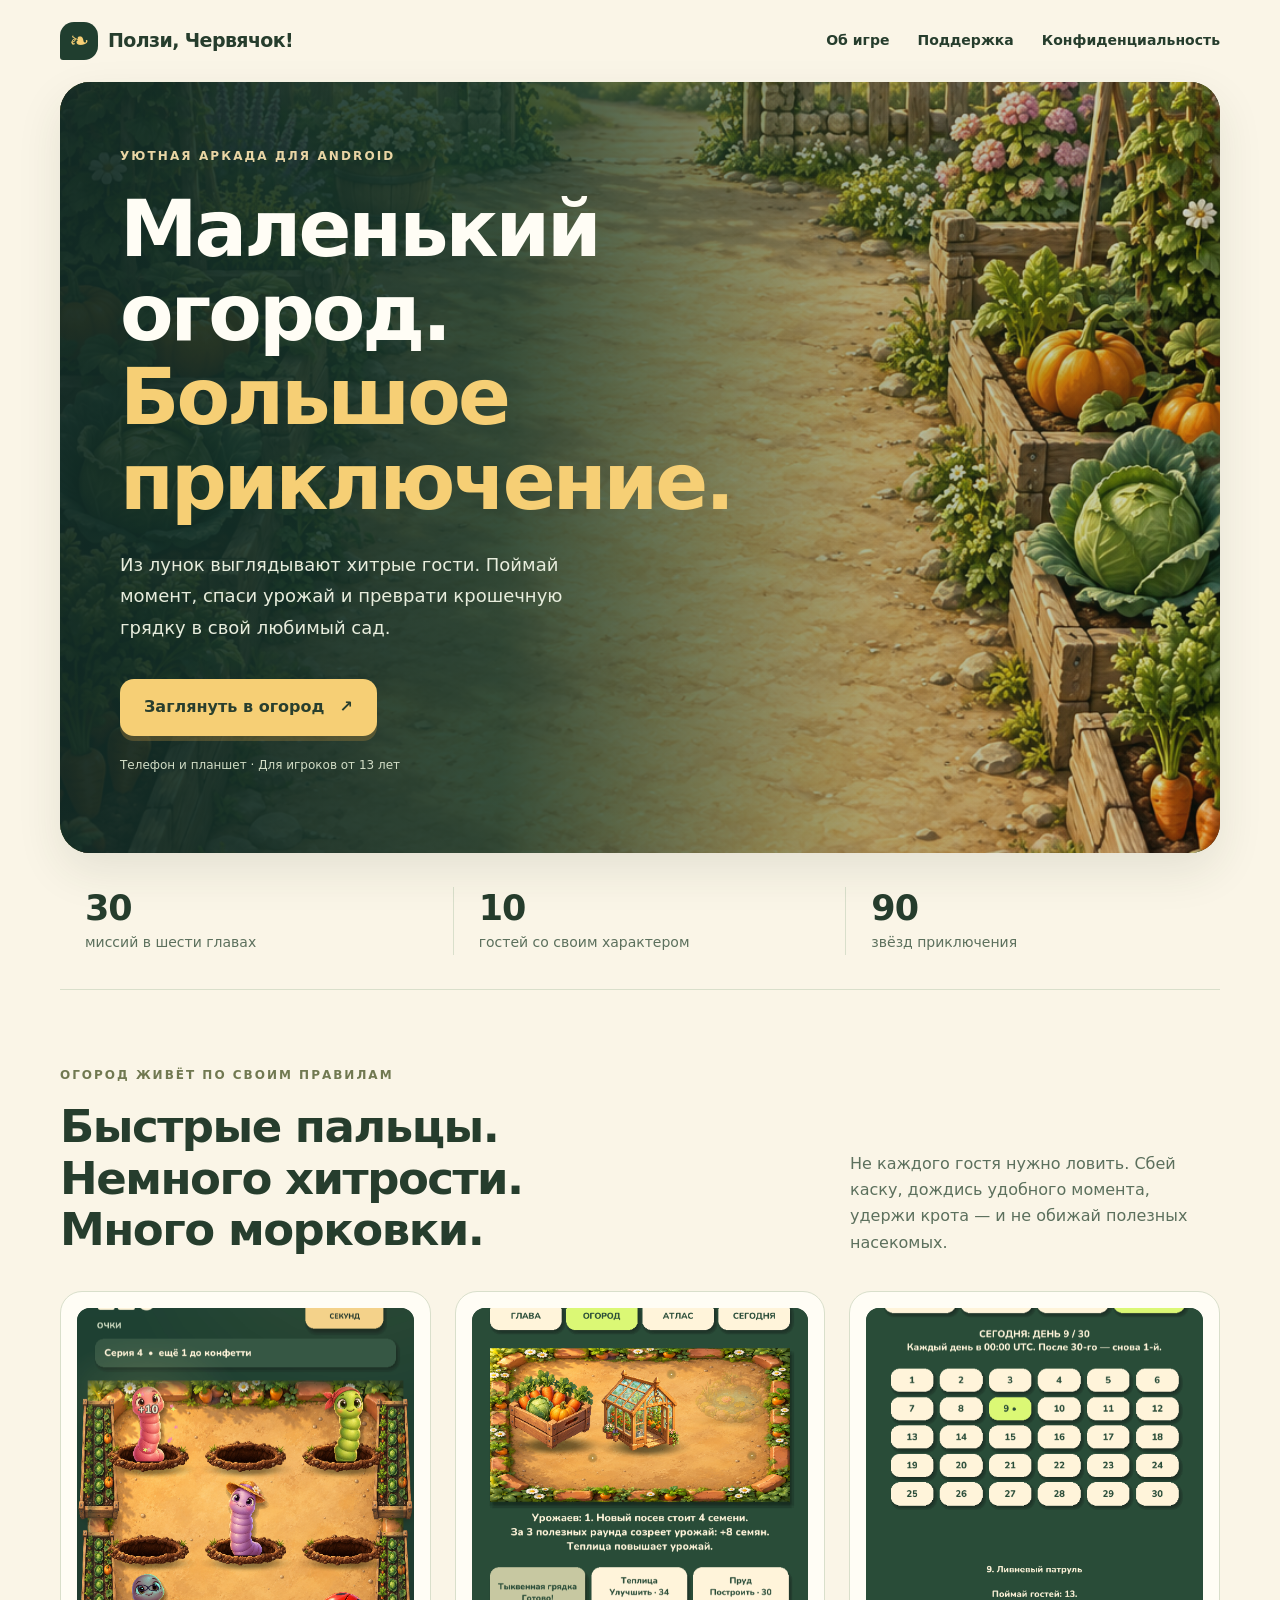
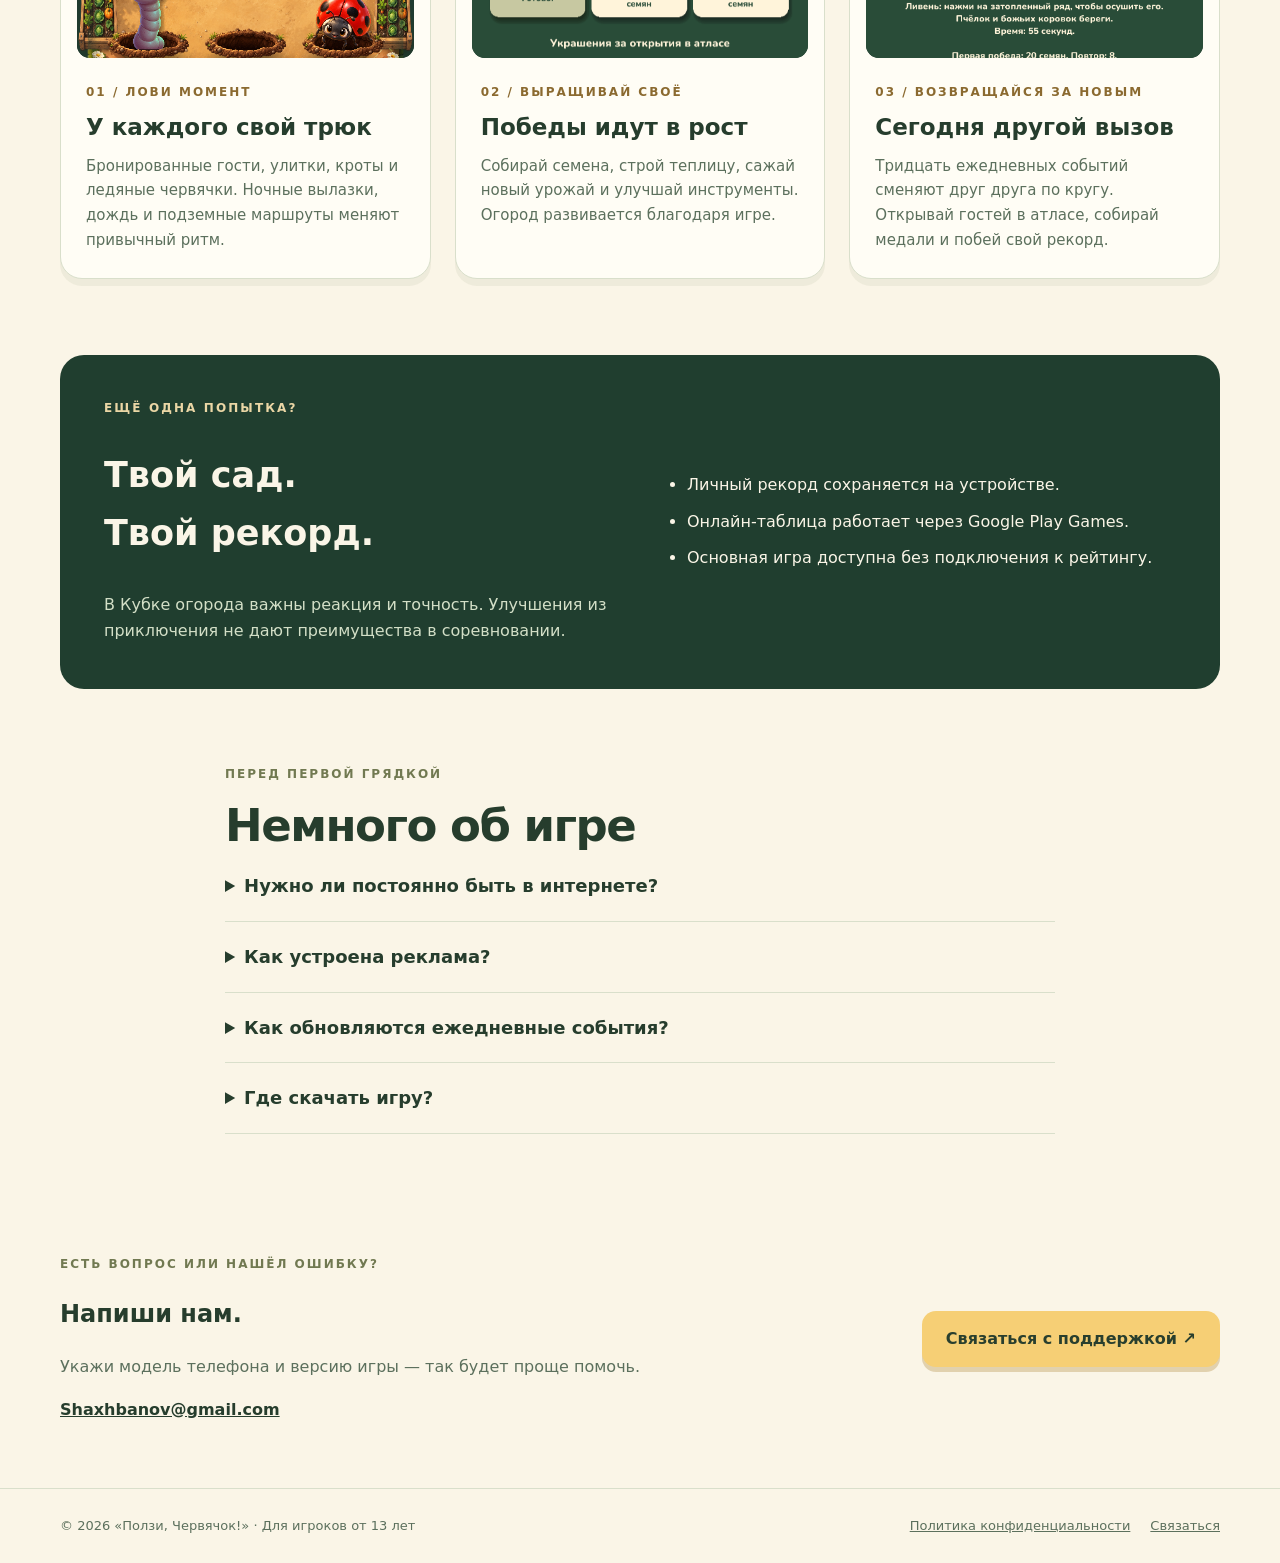
<file: index.html>
<!doctype html><html lang="ru"><head><meta charset="utf-8"><meta name="viewport" content="width=device-width,initial-scale=1"><meta name="description" content="Лови хитрых червячков, защищай урожай и выращивай свой сад. 30 миссий, ежедневные испытания и Кубок огорода. Игра для Android."><meta name="theme-color" content="#203e2f"><meta name="referrer" content="strict-origin-when-cross-origin"><title>Ползи, Червячок! — маленький огород, большое приключение</title><link rel="stylesheet" href="style.css"></head><body><a class="skip" href="#main">Перейти к содержимому</a><header class="wrap nav"><a class="brand" href="index.html"><span class="seed" aria-hidden="true">❧</span>Ползи, Червячок!</a><nav class="navlinks" aria-label="Основная навигация"><a href="index.html#game">Об игре</a><a href="index.html#contact">Поддержка</a><a href="privacy.html">Конфиденциальность</a></nav></header>
<main id="main"><div class="wrap"><section class="hero" aria-labelledby="title"><div class="hero-content"><div class="eyebrow">Уютная аркада для Android</div><h1 id="title">Маленький огород.<br><em>Большое приключение.</em></h1><p>Из лунок выглядывают хитрые гости. Поймай момент, спаси урожай и преврати крошечную грядку в свой любимый сад.</p><a class="button" href="#game">Заглянуть в огород <span aria-hidden="true">↗</span></a><p class="small-note">Телефон и планшет · Для игроков от 13 лет</p></div></section><div class="stats" aria-label="Что есть в игре"><div><strong>30</strong><span>миссий в шести главах</span></div><div><strong>10</strong><span>гостей со своим характером</span></div><div><strong>90</strong><span>звёзд приключения</span></div></div>
<section class="section" id="game"><div class="intro"><div><div class="tag">Огород живёт по своим правилам</div><h2>Быстрые пальцы.<br>Немного хитрости.<br>Много морковки.</h2></div><p>Не каждого гостя нужно ловить. Сбей каску, дождись удобного момента, удержи крота — и не обижай полезных насекомых.</p></div><div class="cards"><article class="card"><div class="shot"><img src="gameplay.png" alt="Игровое поле с червячками в лунках и грядками по краям" width="1080" height="1920" loading="lazy"></div><div class="card-body"><div class="number">01 / ЛОВИ МОМЕНТ</div><h3>У каждого свой трюк</h3><p>Бронированные гости, улитки, кроты и ледяные червячки. Ночные вылазки, дождь и подземные маршруты меняют привычный ритм.</p></div></article><article class="card"><div class="shot"><img src="my-garden.png" alt="Свой огород: урожай, теплица и будущий пруд" width="1080" height="1920" loading="lazy"></div><div class="card-body"><div class="number">02 / ВЫРАЩИВАЙ СВОЁ</div><h3>Победы идут в рост</h3><p>Собирай семена, строй теплицу, сажай новый урожай и улучшай инструменты. Огород развивается благодаря игре.</p></div></article><article class="card"><div class="shot"><img src="events.png" alt="Календарь из тридцати ежедневных испытаний" width="1080" height="1920" loading="lazy"></div><div class="card-body"><div class="number">03 / ВОЗВРАЩАЙСЯ ЗА НОВЫМ</div><h3>Сегодня другой вызов</h3><p>Тридцать ежедневных событий сменяют друг друга по кругу. Открывай гостей в атласе, собирай медали и побей свой рекорд.</p></div></article></div></section>
<section class="strip" aria-labelledby="cup-title"><div><div class="eyebrow">Ещё одна попытка?</div><h2 id="cup-title">Твой сад.<br>Твой рекорд.</h2><p>В Кубке огорода важны реакция и точность. Улучшения из приключения не дают преимущества в соревновании.</p></div><ul><li>Личный рекорд сохраняется на устройстве.</li><li>Онлайн-таблица работает через Google Play Games.</li><li>Основная игра доступна без подключения к рейтингу.</li></ul></section>
<section class="section faq" aria-labelledby="faq-title"><div class="tag">Перед первой грядкой</div><h2 id="faq-title">Немного об игре</h2><details><summary>Нужно ли постоянно быть в интернете?</summary><p>Для основных игровых режимов постоянное подключение не требуется. Интернет нужен для рекламы, онлайн-рейтинга и внешних ссылок.</p></details><details><summary>Как устроена реклама?</summary><p>В игре есть межстраничные объявления между раундами и добровольный просмотр видео за награду. Видео за награду запускается по нажатию игрока. Подробнее об обработке данных — в <a href="privacy.html">политике конфиденциальности</a>.</p></details><details><summary>Как обновляются ежедневные события?</summary><p>События идут по циклу из 30 дней, затем цикл повторяется. Смена дня привязана к UTC и времени устройства.</p></details><details><summary>Где скачать игру?</summary><p>Игра готовится к публикации в Google Play. Ссылка на страницу магазина появится здесь после выхода.</p></details></section>
<section class="contact" id="contact"><div><div class="tag">Есть вопрос или нашёл ошибку?</div><h2>Напиши нам.</h2><p>Укажи модель телефона и версию игры — так будет проще помочь.</p><a class="email" href="mailto:Shaxhbanov@gmail.com">Shaxhbanov@gmail.com</a></div><a class="button" href="mailto:Shaxhbanov@gmail.com?subject=Ползи%2C%20Червячок!">Связаться с поддержкой ↗</a></section></div></main><footer><div class="wrap foot"><span>© 2026 «Ползи, Червячок!» · Для игроков от 13 лет</span><div><a href="privacy.html">Политика конфиденциальности</a><a href="mailto:Shaxhbanov@gmail.com">Связаться</a></div></div></footer></body></html>
</file>
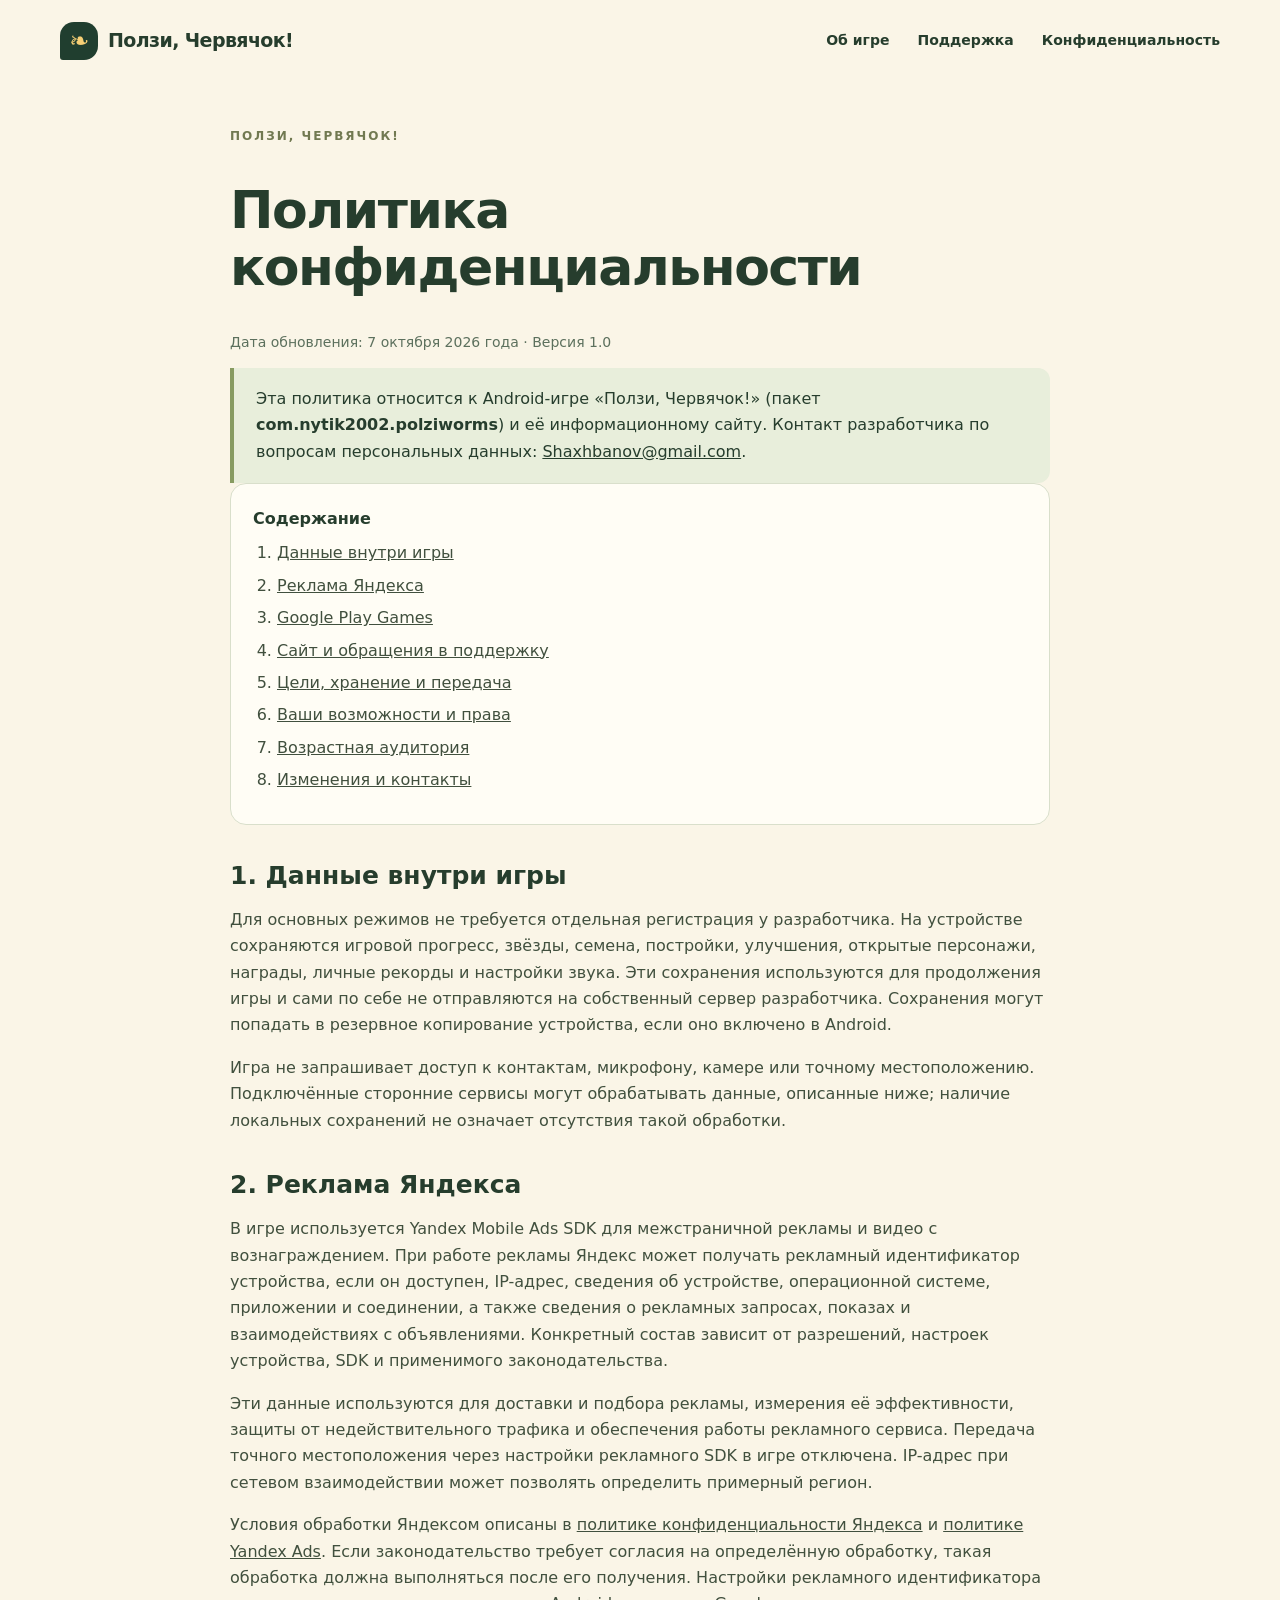
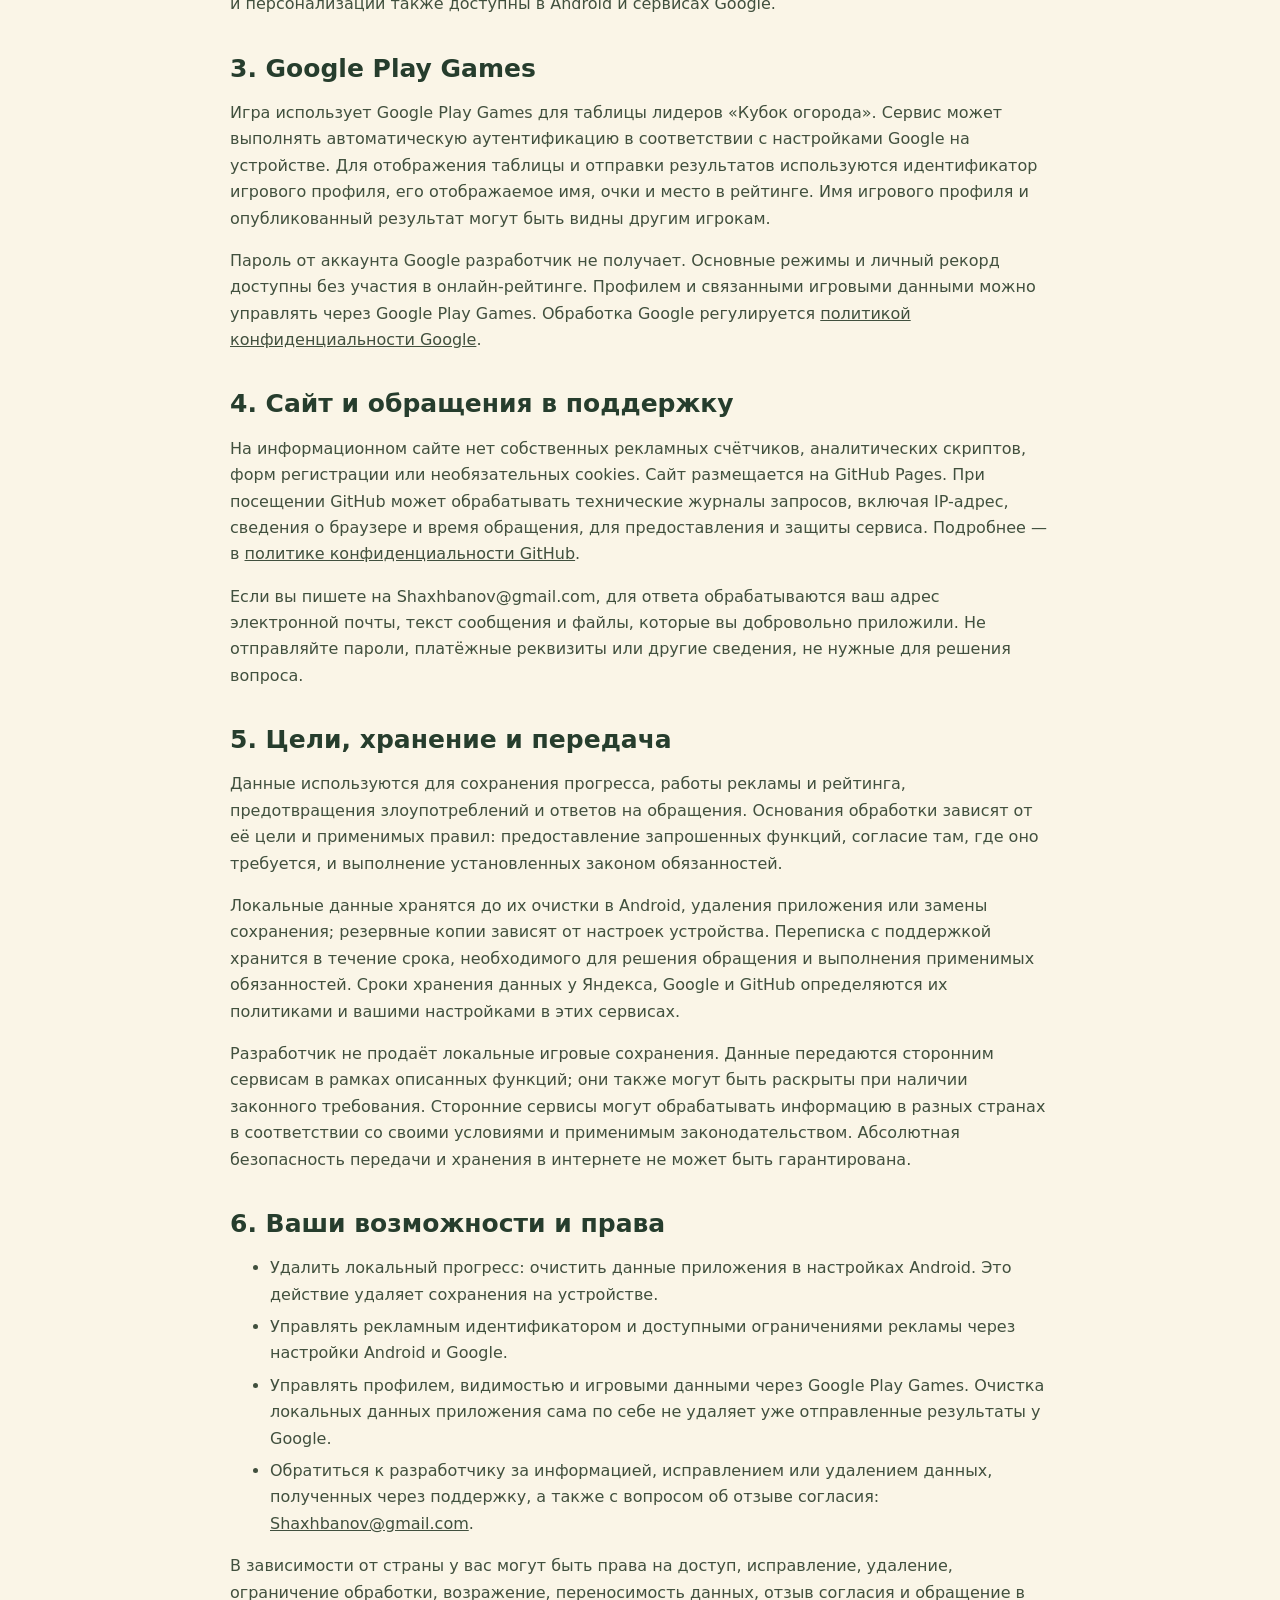
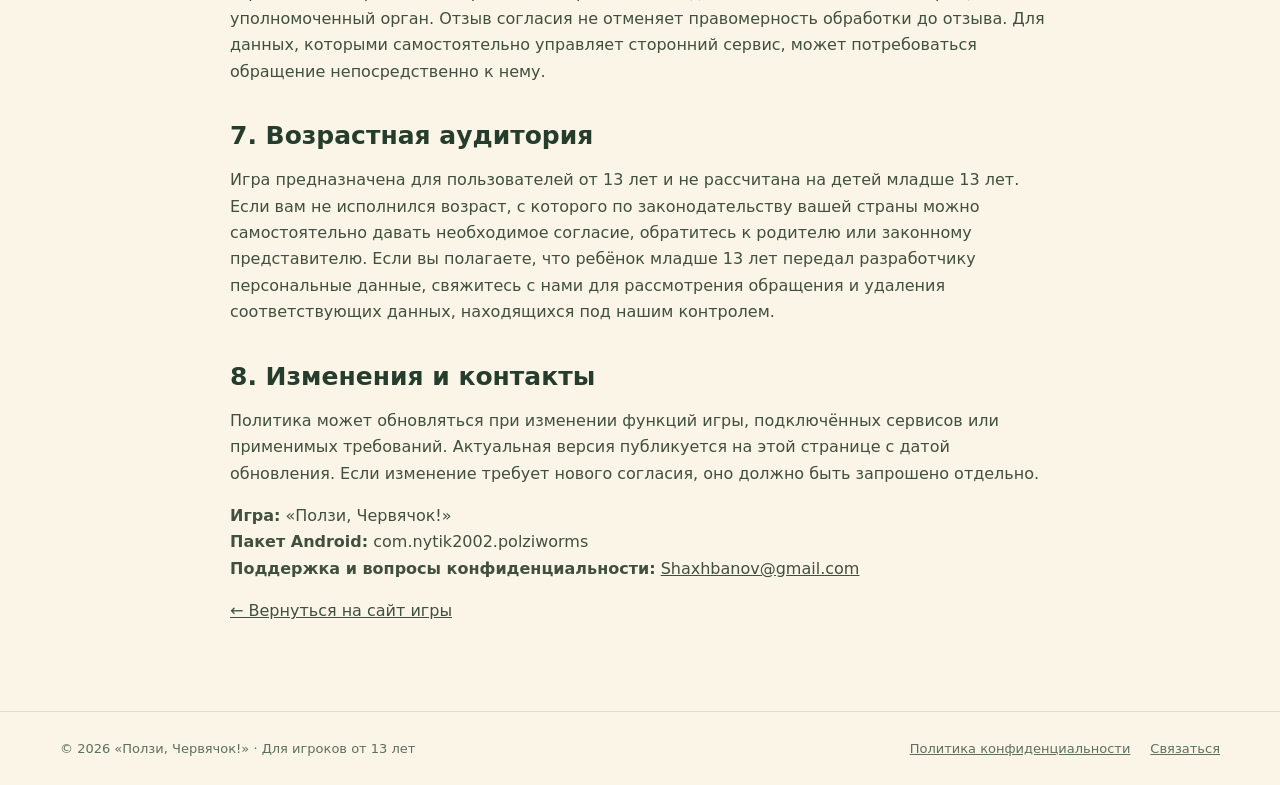
<file: privacy.html>
<!doctype html><html lang="ru"><head><meta charset="utf-8"><meta name="viewport" content="width=device-width,initial-scale=1"><meta name="description" content="Какие данные используются в игре «Ползи, Червячок!», как работают реклама Яндекса и Google Play Games, и как связаться с поддержкой."><meta name="theme-color" content="#203e2f"><meta name="referrer" content="strict-origin-when-cross-origin"><title>Политика конфиденциальности — Ползи, Червячок!</title><link rel="stylesheet" href="style.css"></head><body><a class="skip" href="#main">Перейти к содержимому</a><header class="wrap nav"><a class="brand" href="index.html"><span class="seed" aria-hidden="true">❧</span>Ползи, Червячок!</a><nav class="navlinks" aria-label="Основная навигация"><a href="index.html#game">Об игре</a><a href="index.html#contact">Поддержка</a><a href="privacy.html">Конфиденциальность</a></nav></header>
<main class="wrap legal" id="main"><div class="tag">Ползи, Червячок!</div><h1>Политика конфиденциальности</h1><p class="date">Дата обновления: 7 октября 2026 года · Версия 1.0</p>
<div class="notice">Эта политика относится к Android-игре «Ползи, Червячок!» (пакет <strong>com.nytik2002.polziworms</strong>) и её информационному сайту. Контакт разработчика по вопросам персональных данных: <a href="mailto:Shaxhbanov@gmail.com">Shaxhbanov@gmail.com</a>.</div>
<nav class="contents" aria-label="Содержание политики"><strong>Содержание</strong><ol><li><a href="#local">Данные внутри игры</a></li><li><a href="#ads">Реклама Яндекса</a></li><li><a href="#games">Google Play Games</a></li><li><a href="#site">Сайт и обращения в поддержку</a></li><li><a href="#use">Цели, хранение и передача</a></li><li><a href="#rights">Ваши возможности и права</a></li><li><a href="#age">Возрастная аудитория</a></li><li><a href="#changes">Изменения и контакты</a></li></ol></nav>
<h2 id="local">1. Данные внутри игры</h2><p>Для основных режимов не требуется отдельная регистрация у разработчика. На устройстве сохраняются игровой прогресс, звёзды, семена, постройки, улучшения, открытые персонажи, награды, личные рекорды и настройки звука. Эти сохранения используются для продолжения игры и сами по себе не отправляются на собственный сервер разработчика. Сохранения могут попадать в резервное копирование устройства, если оно включено в Android.</p><p>Игра не запрашивает доступ к контактам, микрофону, камере или точному местоположению. Подключённые сторонние сервисы могут обрабатывать данные, описанные ниже; наличие локальных сохранений не означает отсутствия такой обработки.</p>
<h2 id="ads">2. Реклама Яндекса</h2><p>В игре используется Yandex Mobile Ads SDK для межстраничной рекламы и видео с вознаграждением. При работе рекламы Яндекс может получать рекламный идентификатор устройства, если он доступен, IP-адрес, сведения об устройстве, операционной системе, приложении и соединении, а также сведения о рекламных запросах, показах и взаимодействиях с объявлениями. Конкретный состав зависит от разрешений, настроек устройства, SDK и применимого законодательства.</p><p>Эти данные используются для доставки и подбора рекламы, измерения её эффективности, защиты от недействительного трафика и обеспечения работы рекламного сервиса. Передача точного местоположения через настройки рекламного SDK в игре отключена. IP-адрес при сетевом взаимодействии может позволять определить примерный регион.</p><p>Условия обработки Яндексом описаны в <a href="https://yandex.com/legal/confidential/">политике конфиденциальности Яндекса</a> и <a href="https://yandex.com/legal/international_ads_privacy_policy/en/">политике Yandex Ads</a>. Если законодательство требует согласия на определённую обработку, такая обработка должна выполняться после его получения. Настройки рекламного идентификатора и персонализации также доступны в Android и сервисах Google.</p>
<h2 id="games">3. Google Play Games</h2><p>Игра использует Google Play Games для таблицы лидеров «Кубок огорода». Сервис может выполнять автоматическую аутентификацию в соответствии с настройками Google на устройстве. Для отображения таблицы и отправки результатов используются идентификатор игрового профиля, его отображаемое имя, очки и место в рейтинге. Имя игрового профиля и опубликованный результат могут быть видны другим игрокам.</p><p>Пароль от аккаунта Google разработчик не получает. Основные режимы и личный рекорд доступны без участия в онлайн-рейтинге. Профилем и связанными игровыми данными можно управлять через Google Play Games. Обработка Google регулируется <a href="https://policies.google.com/privacy">политикой конфиденциальности Google</a>.</p>
<h2 id="site">4. Сайт и обращения в поддержку</h2><p>На информационном сайте нет собственных рекламных счётчиков, аналитических скриптов, форм регистрации или необязательных cookies. Сайт размещается на GitHub Pages. При посещении GitHub может обрабатывать технические журналы запросов, включая IP-адрес, сведения о браузере и время обращения, для предоставления и защиты сервиса. Подробнее — в <a href="https://docs.github.com/en/site-policy/privacy-policies/github-general-privacy-statement">политике конфиденциальности GitHub</a>.</p><p>Если вы пишете на Shaxhbanov@gmail.com, для ответа обрабатываются ваш адрес электронной почты, текст сообщения и файлы, которые вы добровольно приложили. Не отправляйте пароли, платёжные реквизиты или другие сведения, не нужные для решения вопроса.</p>
<h2 id="use">5. Цели, хранение и передача</h2><p>Данные используются для сохранения прогресса, работы рекламы и рейтинга, предотвращения злоупотреблений и ответов на обращения. Основания обработки зависят от её цели и применимых правил: предоставление запрошенных функций, согласие там, где оно требуется, и выполнение установленных законом обязанностей.</p><p>Локальные данные хранятся до их очистки в Android, удаления приложения или замены сохранения; резервные копии зависят от настроек устройства. Переписка с поддержкой хранится в течение срока, необходимого для решения обращения и выполнения применимых обязанностей. Сроки хранения данных у Яндекса, Google и GitHub определяются их политиками и вашими настройками в этих сервисах.</p><p>Разработчик не продаёт локальные игровые сохранения. Данные передаются сторонним сервисам в рамках описанных функций; они также могут быть раскрыты при наличии законного требования. Сторонние сервисы могут обрабатывать информацию в разных странах в соответствии со своими условиями и применимым законодательством. Абсолютная безопасность передачи и хранения в интернете не может быть гарантирована.</p>
<h2 id="rights">6. Ваши возможности и права</h2><ul><li>Удалить локальный прогресс: очистить данные приложения в настройках Android. Это действие удаляет сохранения на устройстве.</li><li>Управлять рекламным идентификатором и доступными ограничениями рекламы через настройки Android и Google.</li><li>Управлять профилем, видимостью и игровыми данными через Google Play Games. Очистка локальных данных приложения сама по себе не удаляет уже отправленные результаты у Google.</li><li>Обратиться к разработчику за информацией, исправлением или удалением данных, полученных через поддержку, а также с вопросом об отзыве согласия: <a href="mailto:Shaxhbanov@gmail.com">Shaxhbanov@gmail.com</a>.</li></ul><p>В зависимости от страны у вас могут быть права на доступ, исправление, удаление, ограничение обработки, возражение, переносимость данных, отзыв согласия и обращение в уполномоченный орган. Отзыв согласия не отменяет правомерность обработки до отзыва. Для данных, которыми самостоятельно управляет сторонний сервис, может потребоваться обращение непосредственно к нему.</p>
<h2 id="age">7. Возрастная аудитория</h2><p>Игра предназначена для пользователей от 13 лет и не рассчитана на детей младше 13 лет. Если вам не исполнился возраст, с которого по законодательству вашей страны можно самостоятельно давать необходимое согласие, обратитесь к родителю или законному представителю. Если вы полагаете, что ребёнок младше 13 лет передал разработчику персональные данные, свяжитесь с нами для рассмотрения обращения и удаления соответствующих данных, находящихся под нашим контролем.</p>
<h2 id="changes">8. Изменения и контакты</h2><p>Политика может обновляться при изменении функций игры, подключённых сервисов или применимых требований. Актуальная версия публикуется на этой странице с датой обновления. Если изменение требует нового согласия, оно должно быть запрошено отдельно.</p><p><strong>Игра:</strong> «Ползи, Червячок!»<br><strong>Пакет Android:</strong> com.nytik2002.polziworms<br><strong>Поддержка и вопросы конфиденциальности:</strong> <a href="mailto:Shaxhbanov@gmail.com">Shaxhbanov@gmail.com</a></p><p><a href="index.html">← Вернуться на сайт игры</a></p></main><footer><div class="wrap foot"><span>© 2026 «Ползи, Червячок!» · Для игроков от 13 лет</span><div><a href="privacy.html">Политика конфиденциальности</a><a href="mailto:Shaxhbanov@gmail.com">Связаться</a></div></div></footer></body></html>
</file>
<file: style.css>
@charset "UTF-8";
:root{--forest:#203e2f;--ink:#263d2d;--cream:#faf5e7;--paper:#fffdf5;--gold:#f6cf75;--muted:#5c705d;--line:#d9dfcb}*{box-sizing:border-box}html{scroll-behavior:smooth;scroll-padding-top:90px}body{margin:0;background:var(--cream);color:var(--ink);font-family:system-ui,-apple-system,"Segoe UI",sans-serif;line-height:1.65}a{color:inherit}a:focus-visible,summary:focus-visible{outline:3px solid #be601d;outline-offset:6px}a:hover{text-decoration-thickness:2px}.wrap{width:min(1160px,calc(100% - 48px));margin:auto}.skip{position:absolute;left:12px;top:-100px;background:white;padding:8px;z-index:10}.skip:focus{top:8px}.nav{display:flex;align-items:center;justify-content:space-between;gap:20px;padding:22px 0}.brand{display:flex;align-items:center;gap:10px;text-decoration:none;font-weight:850;font-size:19px;letter-spacing:-.6px}.seed{display:grid;place-items:center;width:38px;height:38px;background:var(--forest);color:var(--gold);border-radius:14px 14px 14px 3px;font-size:24px}.navlinks{display:flex;gap:28px;font-size:14px;font-weight:650}.navlinks a{text-decoration:none}.hero{position:relative;overflow:hidden;border-radius:30px;min-height:610px;display:flex;align-items:center;background:#344b30;box-shadow:0 18px 45px #283b271a}.hero:before{content:"";position:absolute;inset:0;background:linear-gradient(90deg,#122b26ed 0%,#16372bdc 38%,#233e2460 70%,#273d2630),url('menu.png') center 45%/cover}.hero-content{position:relative;color:var(--paper);max-width:700px;padding:65px 60px}.eyebrow{text-transform:uppercase;letter-spacing:2.1px;font-weight:750;font-size:12px;color:#ead6a5}.hero h1{font-size:clamp(45px,6.2vw,78px);line-height:1.08;letter-spacing:-3px;margin:20px 0 25px;font-weight:900}.hero h1 em{color:var(--gold);font-style:normal}.hero p{max-width:465px;color:#e8eddd;font-size:18px;line-height:1.75}.button{display:inline-flex;align-items:center;justify-content:center;gap:15px;background:var(--gold);color:#293f2e;padding:15px 24px;border-radius:14px;text-decoration:none;font-weight:800;box-shadow:0 5px 0 #ae873d55;transition:transform .2s}.button:hover{transform:translateY(-2px)}.hero .button{margin-top:18px}.small-note{font-size:12px!important;color:#d1dcc5!important;margin-top:19px}.stats{display:grid;grid-template-columns:repeat(3,1fr);gap:18px;padding:34px 0;border-bottom:1px solid var(--line)}.stats div{padding-left:25px;border-left:1px solid var(--line)}.stats div:first-child{border:0}.stats strong{font-size:35px;display:block;line-height:1.2;letter-spacing:-1px}.stats span{font-size:14px;color:var(--muted)}section.section{padding:76px 0}.intro{display:flex;justify-content:space-between;gap:35px;align-items:end;margin-bottom:35px}.section h2{font-size:clamp(30px,4vw,45px);line-height:1.15;letter-spacing:-1.5px;margin:0;max-width:650px}.intro p{max-width:370px;margin:0;color:var(--muted)}.tag{font-size:12px;text-transform:uppercase;letter-spacing:2px;font-weight:750;color:#717951;margin-bottom:15px}.cards{display:grid;grid-template-columns:repeat(3,1fr);gap:24px}.card{background:var(--paper);border:1px solid var(--line);border-radius:22px;overflow:hidden;box-shadow:0 7px 0 #455a2710}.card .shot{height:350px;overflow:hidden;background:var(--forest);margin:16px 16px 0;border-radius:13px}.shot img{display:block;width:100%;height:100%;object-fit:cover;object-position:top}.card:nth-child(1) .shot img{object-position:center 40%}.card:nth-child(2) .shot img{object-position:center 29%}.card:nth-child(3) .shot img{object-position:center 36%}.card-body{padding:25px}.card h3{margin:0 0 12px;font-size:23px;line-height:1.25}.card p{font-size:15px;color:var(--muted);margin:0}.number{font-size:12px;letter-spacing:2px;font-weight:800;color:#8b6a30;margin-bottom:10px}.strip{background:var(--forest);color:var(--cream);border-radius:24px;padding:44px;display:grid;grid-template-columns:1fr 1fr;gap:50px}.strip h2{font-size:35px}.strip p{color:#d3dfc7;margin:15px 0 0}.strip ul{margin:0;padding-left:22px;align-self:center}.strip li{padding:5px 0}.faq{max-width:830px;margin:auto}details{border-bottom:1px solid var(--line);padding:20px 0}summary{font-size:18px;font-weight:750;cursor:pointer}details p{color:var(--muted);max-width:720px}.contact{padding:45px 0 65px;display:flex;justify-content:space-between;gap:20px;align-items:center}.contact p{color:var(--muted)}.contact a.email{font-weight:800;overflow-wrap:anywhere}footer{padding:26px 0;border-top:1px solid var(--line);font-size:13px;color:var(--muted)}.foot{display:flex;justify-content:space-between;gap:22px;flex-wrap:wrap}.foot a{margin-left:20px}.legal{max-width:820px;padding:45px 0 70px}.legal h1{font-size:clamp(32px,5vw,52px);line-height:1.1;letter-spacing:-1.5px}.legal h2{font-size:25px;line-height:1.25;margin:35px 0 10px}.legal p,.legal li{color:#41503e}.legal a{overflow-wrap:anywhere}.notice{background:#e8eedb;border-left:4px solid #879b61;padding:18px 22px;border-radius:0 12px 12px 0}.legal .date{font-size:14px;color:var(--muted)}.contents{padding:22px;background:var(--paper);border:1px solid var(--line);border-radius:16px}.contents ol{margin:8px 0;padding-left:24px}.legal li{margin:6px 0}
@media(max-width:760px){.wrap{width:calc(100% - 30px)}.nav{align-items:flex-start}.navlinks{gap:12px;font-size:12px;flex-direction:column}.brand{font-size:16px}.hero{min-height:540px;border-radius:22px}.hero-content{padding:35px 26px}.hero:before{background:linear-gradient(90deg,#122b26e8,#16372bbc),url('menu.png') center/cover}.hero h1{letter-spacing:-1.8px}.hero p{font-size:16px}.stats{gap:8px}.stats div{padding-left:12px}.stats strong{font-size:29px}.stats span{font-size:12px}.intro{display:block}.intro p{margin-top:22px}.cards{grid-template-columns:1fr}.card .shot{height:390px}.shot img{object-fit:contain;object-position:center!important}.strip{padding:28px;grid-template-columns:1fr;gap:25px}.section h2{letter-spacing:-1px}section.section{padding:50px 0}.contact{display:block}.contact .button{margin-top:15px}.foot a{margin:0 20px 0 0}.legal{padding-top:25px}}
@media(prefers-reduced-motion:reduce){html{scroll-behavior:auto}*{transition:none!important}}
</file>
